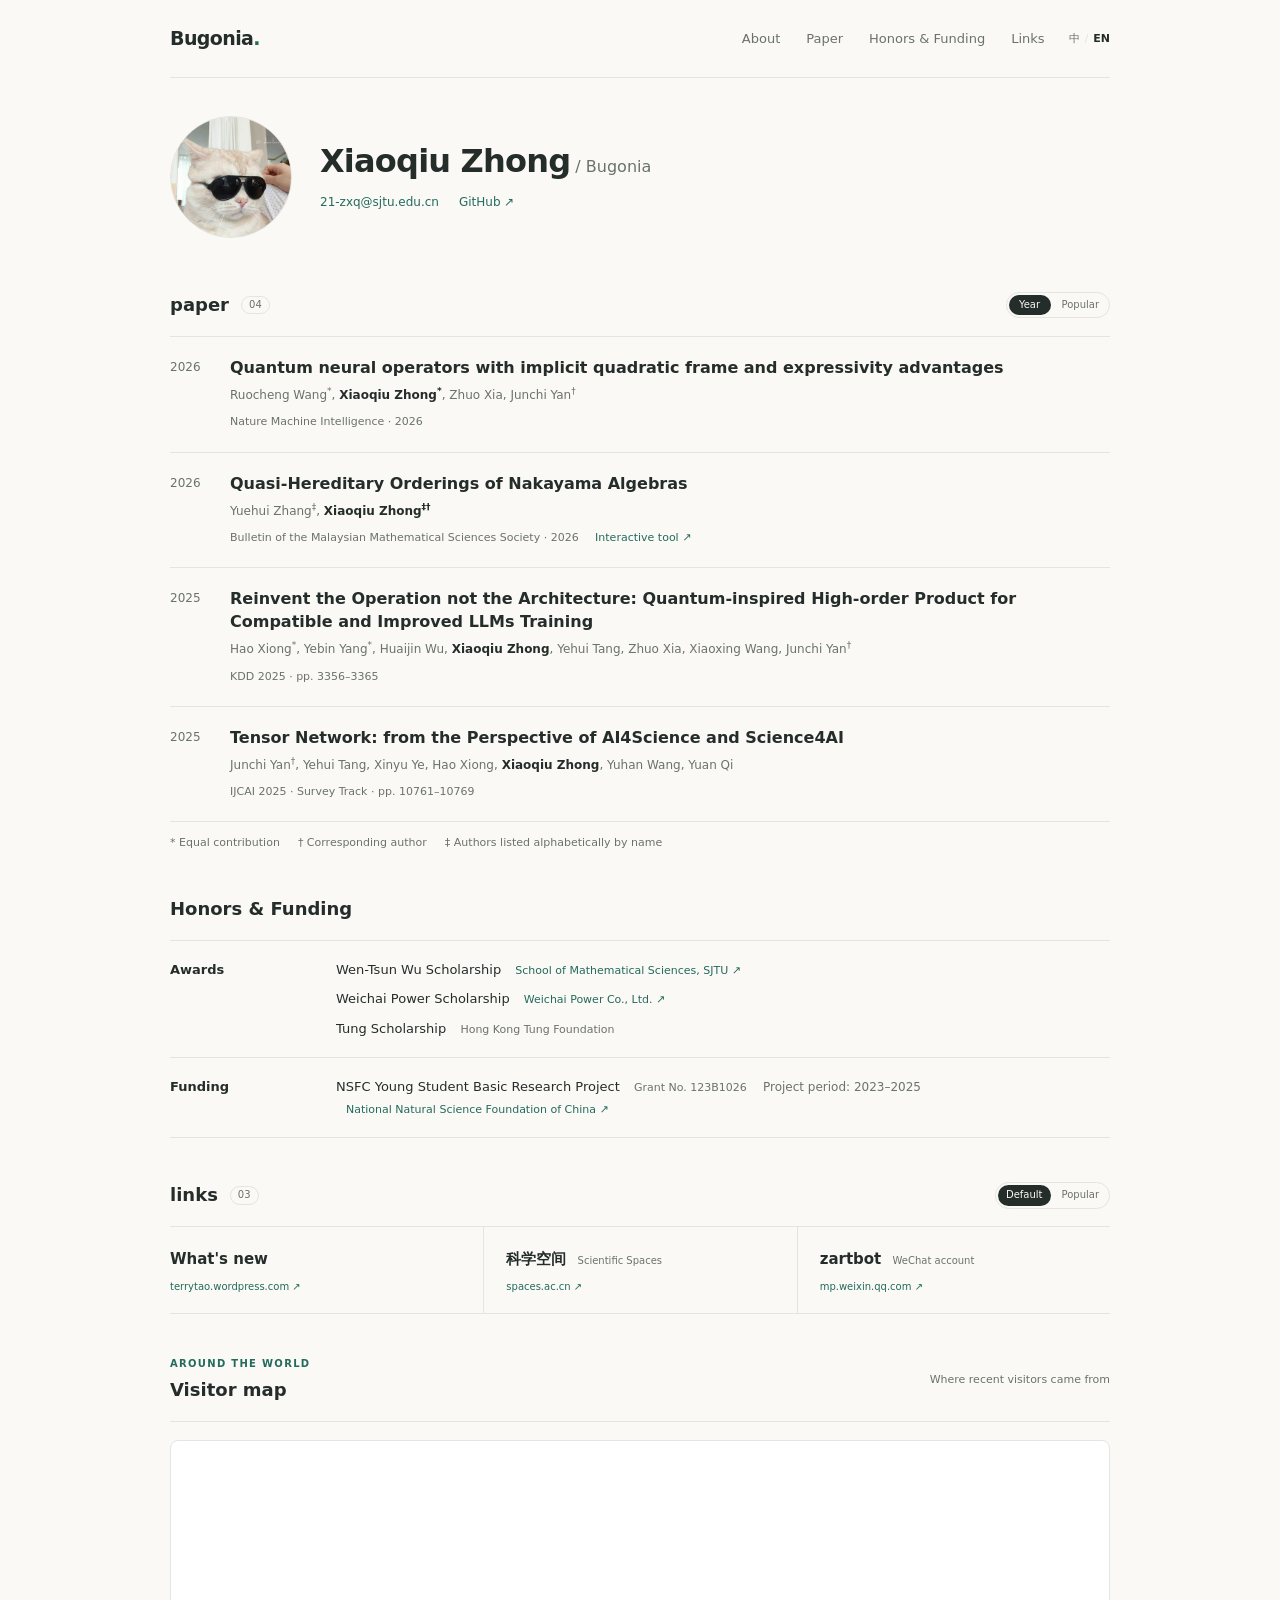
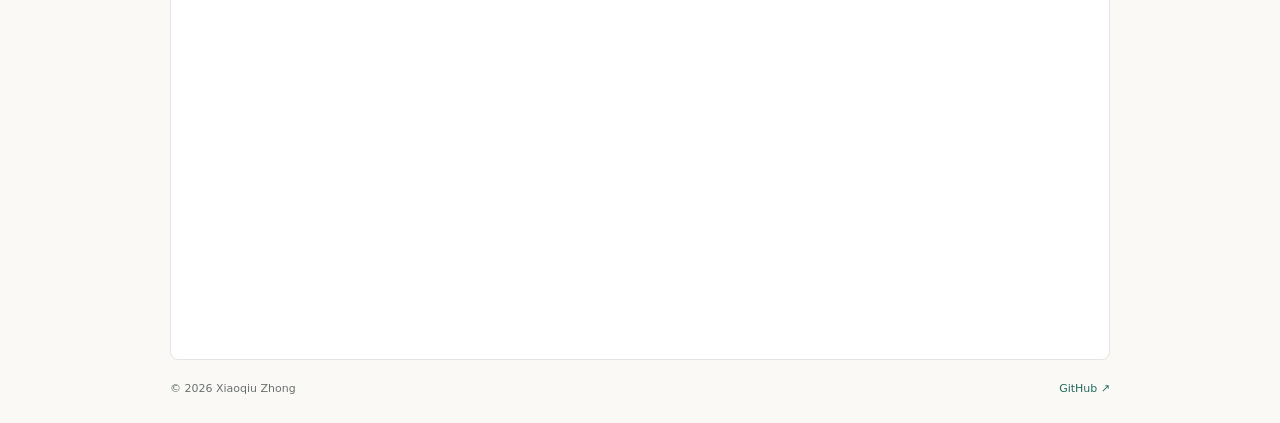
<file: index.html>
<!doctype html>
<html lang="zh-CN">
  <head>
    <meta charset="utf-8">
    <meta name="viewport" content="width=device-width, initial-scale=1">
    <title>Bugonia | Personal Homepage</title>
    <meta
      name="description"
      content="Bugonia 的个人主页，整理研究论文、项目和联系方式。"
    >
    <meta name="theme-color" content="#f5f1e8">
    <meta property="og:title" content="Bugonia | Personal Homepage">
    <meta
      property="og:description"
      content="Bugonia 的个人主页，整理研究论文、项目和联系方式。"
    >
    <meta property="og:type" content="website">
    <meta property="og:image" content="https://bugonia.github.io/mypage/assets/github-avatar.jpg">
    <link rel="icon" href="favicon.svg" type="image/svg+xml">
    <link rel="stylesheet" href="styles.css">
  </head>
  <body>
    <div class="page">
      <header class="site-header">
        <a class="brand" href="#about">Bugonia<span class="brand-dot">.</span></a>
        <div class="header-actions">
          <nav aria-label="主页导航" data-i18n-aria-label="navigation">
            <a href="#about" data-i18n="navAbout">简介</a>
            <a href="#publications" data-i18n="navPapers">论文</a>
            <a href="#recognition" data-i18n="navRecognition">奖励与资助</a>
            <a href="#links" data-i18n="navLinks">推荐</a>
          </nav>
          <div class="language-switch" role="group" aria-label="语言选择" data-i18n-aria-label="languageSelector">
            <button type="button" data-language="zh" aria-pressed="true">中</button>
            <span aria-hidden="true">/</span>
            <button type="button" data-language="en" aria-pressed="false">EN</button>
          </div>
        </div>
      </header>
      <main>
        <section class="profile" id="about" aria-labelledby="intro-title">
          <img class="avatar" src="assets/github-avatar.jpg" alt="Bugonia 的 GitHub 头像" data-i18n-alt="avatarAlt" width="400" height="400">
          <div class="profile-copy">
            <h1 id="intro-title"><span class="person-name" data-i18n="displayName">仲笑秋</span><span> / Bugonia</span></h1>
            <div class="profile-links">
              <a href="mailto:21-zxq@sjtu.edu.cn">21-zxq@sjtu.edu.cn</a>
              <a href="https://github.com/Bugonia">GitHub ↗</a>
            </div>
          </div>
        </section>
      <section class="section publications-section" id="publications" aria-labelledby="publications-title">
        <div class="section-heading">
          <p class="eyebrow">Research</p>
          <h2 id="publications-title">paper <span class="count">04</span></h2>
          <div class="sort-controls" role="group" aria-label="论文排序" data-i18n-aria-label="paperSortLabel">
            <button type="button" data-sort-target="publications" data-sort-mode="default" aria-pressed="true" data-i18n="sortByYear">年份</button>
            <button type="button" data-sort-target="publications" data-sort-mode="popular" aria-pressed="false" data-i18n="sortPopular">热门</button>
          </div>
        </div>

        <div class="publication-list">
          <article class="publication" data-popularity-key="paper-quantum-neural-operators">
            <div class="publication-meta"><time datetime="2026-09-03">2026</time></div>
            <h3 lang="en"><a href="https://www.nature.com/articles/s42256-026-01289-7" data-goatcounter-click="paper-quantum-neural-operators" data-goatcounter-title="Quantum neural operators">Quantum neural operators with implicit quadratic frame and expressivity advantages</a></h3>
            <p class="publication-authors" lang="en">Ruocheng Wang<sup>*</sup>, <strong>Xiaoqiu Zhong<sup>*</sup></strong>, Zhuo Xia, Junchi Yan<sup>†</sup></p>
            <p class="publication-note">Nature Machine Intelligence · 2026</p>
          </article>

          <article class="publication" data-popularity-key="paper-quasi-hereditary-orderings">
            <div class="publication-meta"><time datetime="2026">2026</time></div>
            <h3 lang="en"><a href="https://doi.org/10.1007/s40840-026-02198-z" data-goatcounter-click="paper-quasi-hereditary-orderings" data-goatcounter-title="Quasi-Hereditary Orderings">Quasi-Hereditary Orderings of Nakayama Algebras</a></h3>
            <p class="publication-authors" lang="en">Yuehui Zhang<sup>‡</sup>, <strong>Xiaoqiu Zhong<sup>‡†</sup></strong></p>
            <p class="publication-note">Bulletin of the Malaysian Mathematical Sciences Society · 2026</p>
            <a class="publication-resource" href="https://bugonia.github.io/mypage/nakayama/" data-i18n="interactiveTool" data-goatcounter-click="tool-nakayama" data-goatcounter-title="Nakayama interactive tool">小程序 ↗</a>
          </article>

          <article class="publication" data-popularity-key="paper-quantum-inspired-high-order-product">
            <div class="publication-meta"><time datetime="2025">2025</time></div>
            <h3 lang="en"><a href="https://dl.acm.org/doi/10.1145/3711896.3737008" data-goatcounter-click="paper-quantum-inspired-high-order-product" data-goatcounter-title="Quantum-inspired High-order Product">Reinvent the Operation not the Architecture: Quantum-inspired High-order Product for Compatible and Improved LLMs Training</a></h3>
            <p class="publication-authors" lang="en">Hao Xiong<sup>*</sup>, Yebin Yang<sup>*</sup>, Huaijin Wu, <strong>Xiaoqiu Zhong</strong>, Yehui Tang, Zhuo Xia, Xiaoxing Wang, Junchi Yan<sup>†</sup></p>
            <p class="publication-note">KDD 2025 · pp. 3356–3365</p>
          </article>

          <article class="publication" data-popularity-key="paper-tensor-network-survey">
            <div class="publication-meta"><time datetime="2025">2025</time></div>
            <h3 lang="en"><a href="https://www.ijcai.org/proceedings/2025/1194" data-goatcounter-click="paper-tensor-network-survey" data-goatcounter-title="Tensor Network survey">Tensor Network: from the Perspective of AI4Science and Science4AI</a></h3>
            <p class="publication-authors" lang="en">Junchi Yan<sup>†</sup>, Yehui Tang, Xinyu Ye, Hao Xiong, <strong>Xiaoqiu Zhong</strong>, Yuhan Wang, Yuan Qi</p>
            <p class="publication-note">IJCAI 2025 · Survey Track · pp. 10761–10769</p>
          </article>

        </div>
        <p class="author-legend"><span data-i18n="equalContribution">* 共同第一作者</span><span data-i18n="correspondingAuthor">† 通讯作者</span><span data-i18n="alphabeticalOrder">‡ 作者按姓名字母顺序排列</span></p>
      </section>

        <section class="recognition-section" id="recognition" aria-labelledby="recognition-title">
          <div class="section-heading">
            <h2 id="recognition-title" data-i18n="recognitionTitle">奖励与资助</h2>
          </div>
          <div class="recognition-group" aria-labelledby="awards-title">
            <h3 id="awards-title" data-i18n="awardsTitle">奖励</h3>
            <ul class="recognition-items">
              <li><span data-i18n="wuScholarship">吴文俊奖学金</span> <a class="institution-link" href="https://math.sjtu.edu.cn/" data-i18n="sjtuMath">上海交通大学数学科学学院 ↗</a></li>
              <li><span data-i18n="weichaiScholarship">潍柴动力奖学金</span> <a class="institution-link" href="https://www.weichaipower.com/about/profile/" data-i18n="weichaiPower">潍柴动力股份有限公司 ↗</a></li>
              <li><span data-i18n="tungScholarship">董氏奖学金</span> <span class="institution-name" data-i18n="tungFoundation">香港董氏慈善基金会</span></li>
            </ul>
          </div>
          <div class="recognition-group" aria-labelledby="funding-title">
            <h3 id="funding-title" data-i18n="fundingTitle">资助</h3>
            <ul class="recognition-items">
              <li><span data-i18n="nsfcProject">国家自然科学基金青年学生基础研究项目</span> <span class="grant-number" data-i18n="grantNumber">批准号：123B1026</span> <span class="recognition-period" data-i18n="grantPeriod">执行期：2023–2025</span> <a class="institution-link" href="https://www.nsfc.gov.cn/" data-i18n="nsfc">国家自然科学基金委员会 ↗</a></li>
            </ul>
          </div>
        </section>

        <section class="links-section" id="links" aria-labelledby="links-title">
          <div class="section-heading">
            <h2 id="links-title">links <span class="count">03</span></h2>
            <div class="sort-controls" role="group" aria-label="推荐链接排序" data-i18n-aria-label="linksSortLabel">
              <button type="button" data-sort-target="links" data-sort-mode="default" aria-pressed="true" data-i18n="sortDefault">默认</button>
              <button type="button" data-sort-target="links" data-sort-mode="popular" aria-pressed="false" data-i18n="sortPopular">热门</button>
            </div>
          </div>
          <div class="recommended-links">
            <a class="recommended-link" href="https://terrytao.wordpress.com/" data-popularity-key="link-terence-tao" data-goatcounter-click="link-terence-tao" data-goatcounter-title="Terence Tao: What's new">
              <span class="link-name">What's new</span>
              <span class="link-domain">terrytao.wordpress.com ↗</span>
            </a>
            <a class="recommended-link" href="https://spaces.ac.cn/" data-popularity-key="link-scientific-spaces" data-goatcounter-click="link-scientific-spaces" data-goatcounter-title="Scientific Spaces">
              <span class="link-name">科学空间 <small>Scientific Spaces</small></span>
              <span class="link-domain">spaces.ac.cn ↗</span>
            </a>
            <a class="recommended-link" href="https://mp.weixin.qq.com/s/r4-6MXLPCIsWJ4OaBObxyA" data-popularity-key="link-zartbot" data-goatcounter-click="link-zartbot" data-goatcounter-title="zartbot">
              <span class="link-name">zartbot <small data-i18n="wechatLabel">微信公众号</small></span>
              <span class="link-domain">mp.weixin.qq.com ↗</span>
            </a>
          </div>
        </section>

        <section class="visitors-section" id="visitors" aria-labelledby="visitors-title">
          <div class="section-heading visitors-heading">
            <div>
              <p class="eyebrow">Around the world</p>
              <h2 id="visitors-title" data-i18n="visitorsTitle">访客地图</h2>
            </div>
            <p class="visitors-description" data-i18n="visitorsDescription">最近访问主页的地区分布</p>
          </div>
          <div class="visitor-map-frame">
            <iframe
              src="https://bugonia.goatcounter.com/?hideui=1"
              title="主页访客地区分布"
              data-i18n-title="visitorMapTitle"
              loading="lazy"
              referrerpolicy="strict-origin-when-cross-origin"
            ></iframe>
          </div>
        </section>
      </main>
      <footer class="site-footer">
        <span>© <span data-year></span> <span data-i18n="displayName">仲笑秋</span></span>
        <a href="https://github.com/Bugonia">GitHub ↗</a>
      </footer>
    </div>
    <script data-goatcounter="https://bugonia.goatcounter.com/count" async src="https://gc.zgo.at/count.js"></script>
    <script src="script.js"></script>
  </body>
</html>
</file>
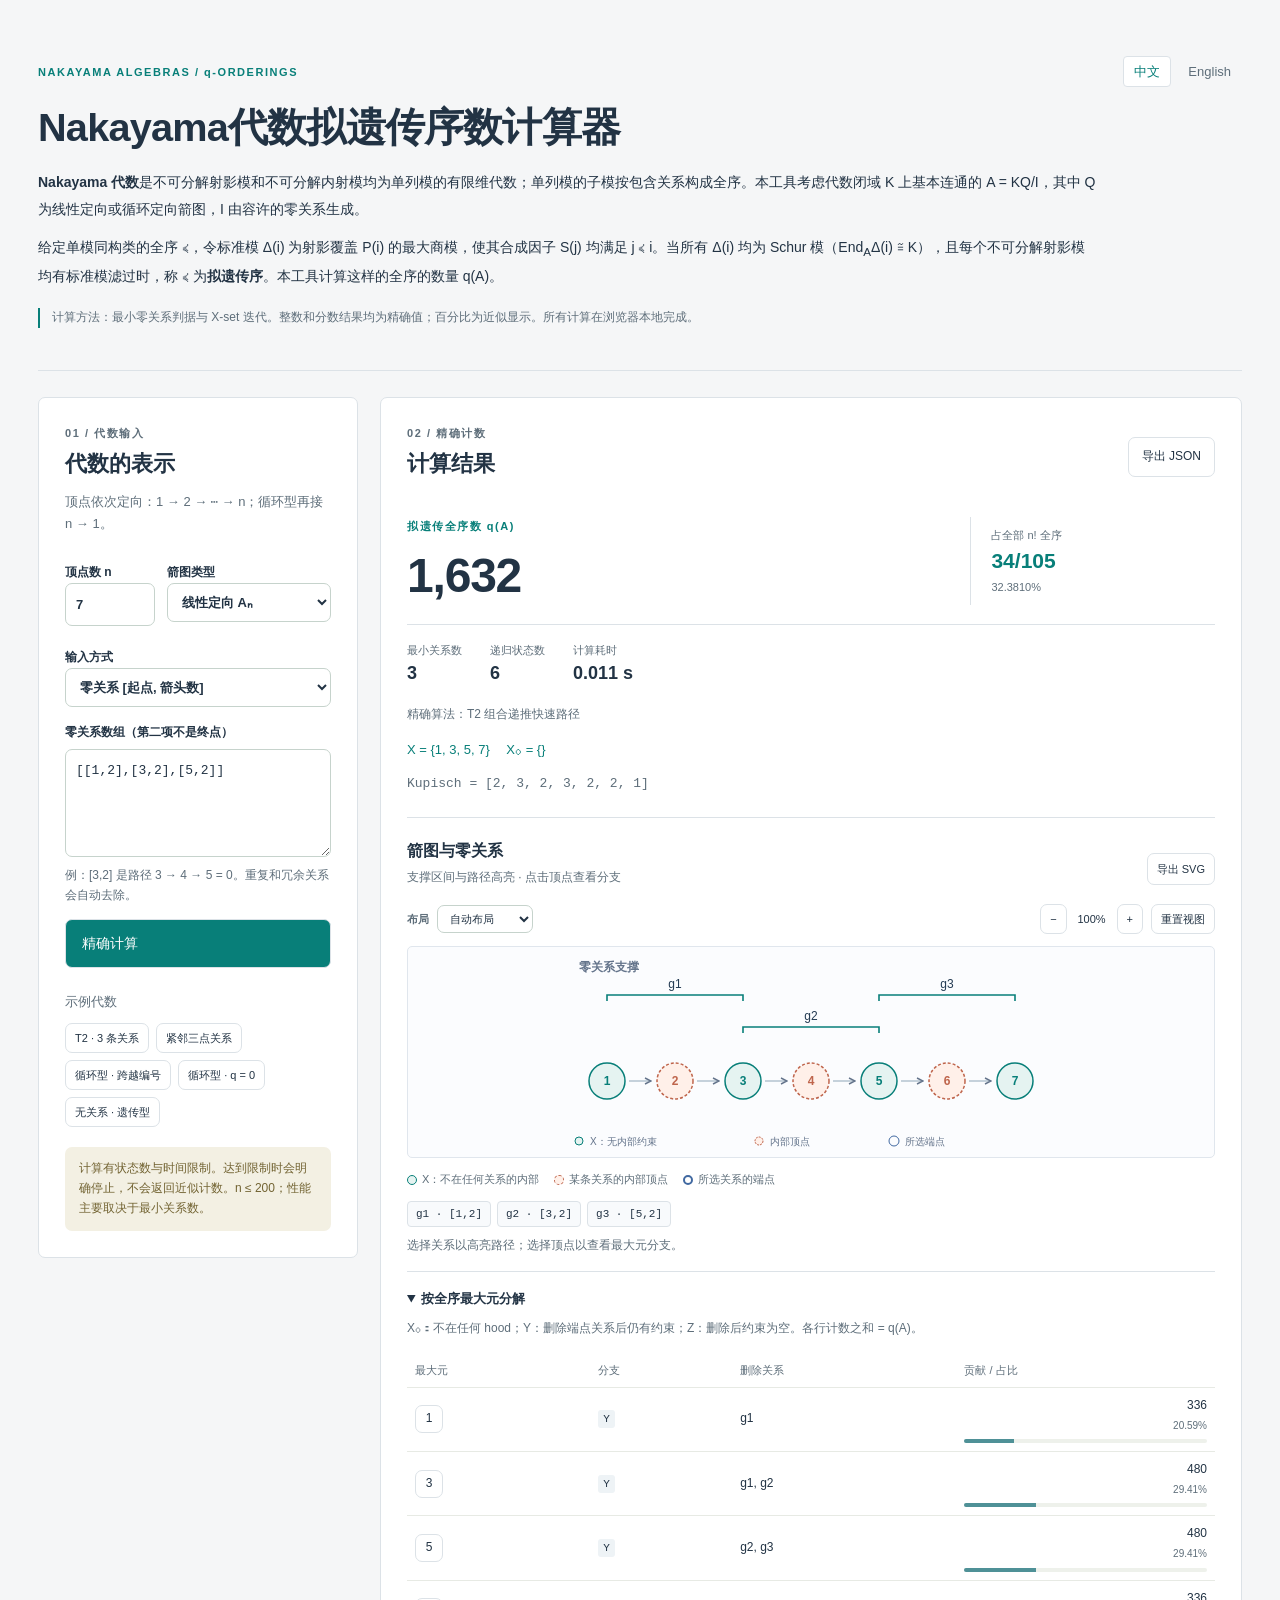
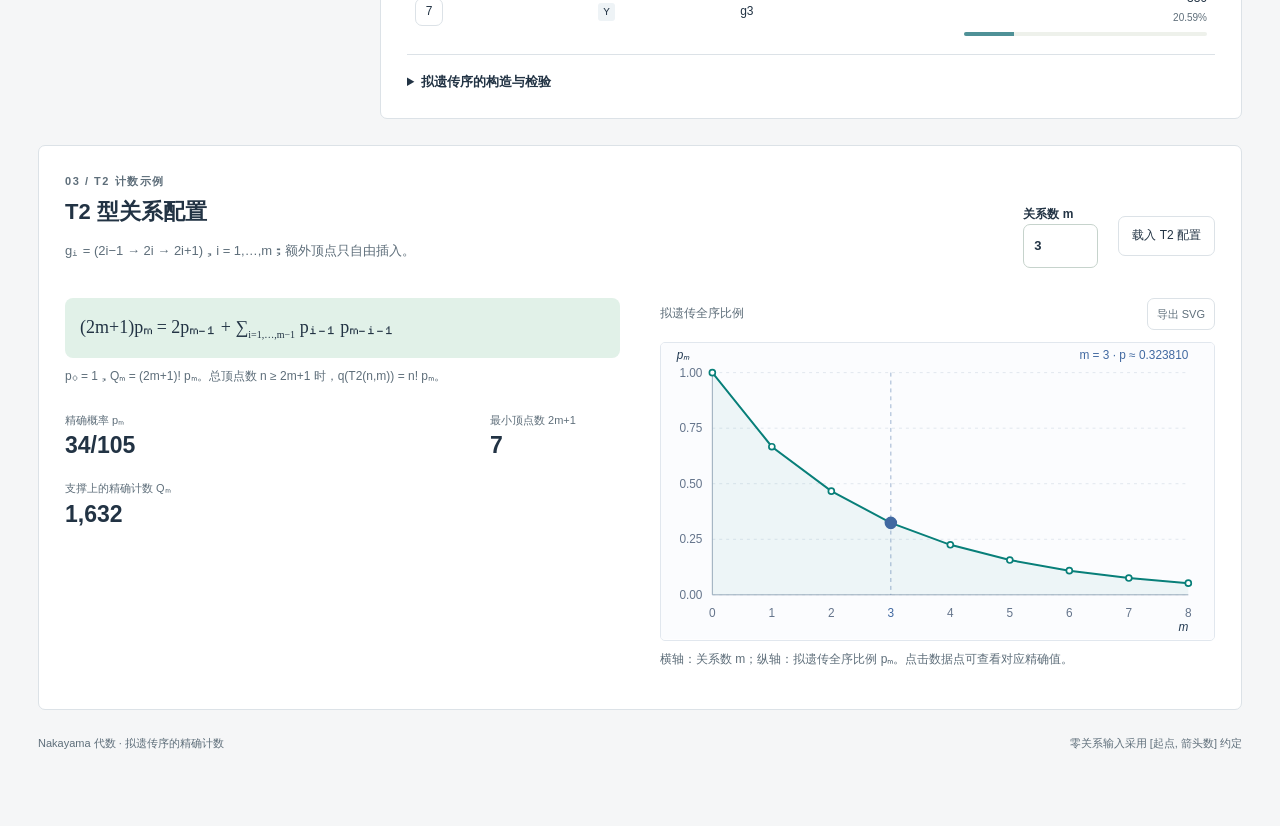
<file: nakayama/index.html>
<!doctype html>
<html lang="zh-CN"><head><meta charset="utf-8"><meta name="viewport" content="width=device-width,initial-scale=1"><title>Nakayama代数拟遗传序数计算器</title><link rel="icon" href="data:image/svg+xml,%3Csvg xmlns=%27http://www.w3.org/2000/svg%27 viewBox=%270 0 64 64%27%3E%3Ccircle cx=%2732%27 cy=%2732%27 r=%2728%27 fill=%27%23087f79%27/%3E%3Ctext x=%2732%27 y=%2742%27 text-anchor=%27middle%27 font-size=%2729%27 fill=%27white%27%3EN%3C/text%3E%3C/svg%3E"><link rel="stylesheet" href="style.css?v=20260927-visual"></head>
<body><main class="shell">
<header>
<div class="header-top"><div class="eyebrow">NAKAYAMA ALGEBRAS / q-ORDERINGS</div><nav class="language-nav" aria-label="语言"><a href="index.html" lang="zh-CN" aria-current="page">中文</a><a href="en.html" lang="en">English</a></nav></div>
<h1>Nakayama代数拟遗传序数计算器</h1>
<div class="definitions"><p><strong>Nakayama 代数</strong>是不可分解射影模和不可分解内射模均为单列模的有限维代数；单列模的子模按包含关系构成全序。本工具考虑代数闭域 K 上基本连通的 A = KQ/I，其中 Q 为线性定向或循环定向箭图，I 由容许的零关系生成。</p>
<p>给定单模同构类的全序 ≼，令标准模 Δ(i) 为射影覆盖 P(i) 的最大商模，使其合成因子 S(j) 均满足 j ≼ i。当所有 Δ(i) 均为 Schur 模（End<sub>A</sub>Δ(i) ≅ K），且每个不可分解射影模均有标准模滤过时，称 ≼ 为<strong>拟遗传序</strong>。本工具计算这样的全序的数量 q(A)。</p></div>
<p class="scope-note">计算方法：最小零关系判据与 X-set 迭代。整数和分数结果均为精确值；百分比为近似显示。所有计算在浏览器本地完成。</p>
</header>
<section class="workspace"><div class="panel input-panel"><div class="section-no">01 / 代数输入</div><h2>代数的表示</h2><p class="muted">顶点依次定向：1 → 2 → ⋯ → n；循环型再接 n → 1。</p>
<div class="two-col"><label>顶点数 n<input id="nInput" type="number" min="1" max="200" value="7"></label><label>箭图类型<select id="kindInput"><option value="directed">线性定向 Aₙ</option><option value="cyclic">循环定向 cyclic</option></select></label></div>
<label>输入方式<select id="modeInput"><option value="relations">零关系 [起点, 箭头数]</option><option value="kupisch">Kupisch 列 [c₁, …, cₙ]</option></select></label>
<label id="inputLabel" for="algebraInput">零关系数组（第二项不是终点）</label><textarea id="algebraInput" rows="4" spellcheck="false">[[1,2],[3,2],[5,2]]</textarea>
<p class="hint" id="inputHint">例：[3,2] 是路径 3 → 4 → 5 = 0。重复和冗余关系会自动去除。</p>
<button class="primary" id="runButton">精确计算</button><button id="cancelButton" hidden>取消计算</button>
<div class="presets"><span class="muted">示例代数</span><button data-preset="t2">T2 · 3 条关系</button><button data-preset="dense">紧邻三点关系</button><button data-preset="cyclic">循环型 · 跨越编号</button><button data-preset="zero">循环型 · q = 0</button><button data-preset="hereditary">无关系 · 遗传型</button></div>
<div class="note">计算有状态数与时间限制。达到限制时会明确停止，不会返回近似计数。n ≤ 200；性能主要取决于最小关系数。</div></div>
<div class="panel result-panel" aria-live="polite"><div class="result-head"><div><div class="section-no">02 / 精确计数</div><h2>计算结果</h2></div><button id="exportButton" disabled>导出 JSON</button></div>
<div id="error" class="error" hidden></div><div id="busy" class="note" hidden>正在后台进行关系子集递归…</div>
<div id="resultContent" hidden><div class="hero-result"><div><div class="eyebrow">拟遗传全序数 q(A)</div><div id="qValue" class="big-number"></div></div><div class="ratio-box"><span>占全部 n! 全序</span><strong id="ratioValue"></strong><small id="percentValue"></small></div></div>
<div class="microstats"><div><small>最小关系数</small><b id="mValue"></b></div><div><small>递归状态数</small><b id="statesValue"></b></div><div><small>计算耗时</small><b id="timeValue"></b></div></div><p class="hint" id="algorithmValue"></p>
<div id="warnings"></div><p class="sets" id="sets"></p><p class="muted mono" id="kupischValue"></p>
<section class="visual-section" aria-label="箭图与关系">
<div class="visual-heading"><div><h3>箭图与零关系</h3><p class="hint">支撑区间与路径高亮 · 点击顶点查看分支</p></div><button id="exportGraph">导出 SVG</button></div>
<div class="graph-toolbar"><label for="graphView">布局</label><select id="graphView"><option value="auto">自动布局</option><option value="linear">线性展开</option><option value="ring">环形布局</option></select><div class="zoom-controls"><button id="zoomOut" aria-label="缩小">−</button><output id="zoomValue">100%</output><button id="zoomIn" aria-label="放大">+</button></div><button id="resetGraph">重置视图</button></div>
<div class="diagram-wrap" id="algebraDiagram" tabindex="0" aria-label="可滚动箭图"></div>
<div class="legend graph-legend"><span><i class="legend-x"></i>X：不在任何关系的内部</span><span><i class="legend-interior"></i>某条关系的内部顶点</span><span><i class="legend-end"></i>所选关系的端点</span></div>
<div id="relationChips" class="relation-chips"></div><p class="hint" id="relationDetail"></p><div id="relationPath" class="relation-path"></div><p id="vertexDetail" class="vertex-detail" hidden></p></section>
<details open><summary>按全序最大元分解</summary><p class="hint">X₀：不在任何 hood；Y：删除端点关系后仍有约束；Z：删除后约束为空。各行计数之和 = q(A)。</p><div class="table-scroll"><table><thead><tr><th>最大元</th><th>分支</th><th>删除关系</th><th>贡献 / 占比</th></tr></thead><tbody id="branchRows"></tbody></table></div></details>
<details><summary>拟遗传序的构造与检验</summary><p class="hint">从大到小排列顶点，以逗号分隔。判据：每条最小关系的 hood 最大元不能在内部。</p><textarea id="orderInput" rows="2"></textarea><button id="checkButton">检验这个全序</button><p id="orderResult"></p></details>
</div></div></section>
<section class="panel t2-panel"><div class="section-no">03 / T2 计数示例</div><div class="t2-head"><div><h2>T2 型关系配置</h2><p class="muted">gᵢ = (2i−1 → 2i → 2i+1)，i = 1,…,m；额外顶点只自由插入。</p></div><label>关系数 m<input id="t2M" type="number" min="1" max="30" value="3"></label><button id="loadT2">载入 T2 配置</button></div>
<div class="t2-grid"><div><div class="formula">(2m+1)pₘ = 2pₘ₋₁ + ∑<sub>i=1,…,m−1</sub> pᵢ₋₁ pₘ₋ᵢ₋₁</div><p class="hint">p₀ = 1，Qₘ = (2m+1)! pₘ。总顶点数 n ≥ 2m+1 时，q(T2(n,m)) = n! pₘ。</p><div class="t2-metrics"><div><small>精确概率 pₘ</small><strong id="t2P"></strong></div><div><small>最小顶点数 2m+1</small><strong id="t2N"></strong></div><div class="span2"><small>支撑上的精确计数 Qₘ</small><strong id="t2Q"></strong></div></div></div><div><div class="chart-heading"><span>拟遗传全序比例</span><button id="exportT2">导出 SVG</button></div><div id="t2Chart"></div><p class="hint">横轴：关系数 m；纵轴：拟遗传全序比例 pₘ。点击数据点可查看对应精确值。</p></div></div>
</section>

<footer><span>Nakayama 代数 · 拟遗传序的精确计数</span><span>零关系输入采用 [起点, 箭头数] 约定</span></footer>
</main><script src="core.js?v=20260927-visual"></script><script src="i18n.js?v=20260927-visual"></script><script src="visualization.js?v=20260927-visual"></script><script src="app.js?v=20260927-visual"></script></body></html>
</file>
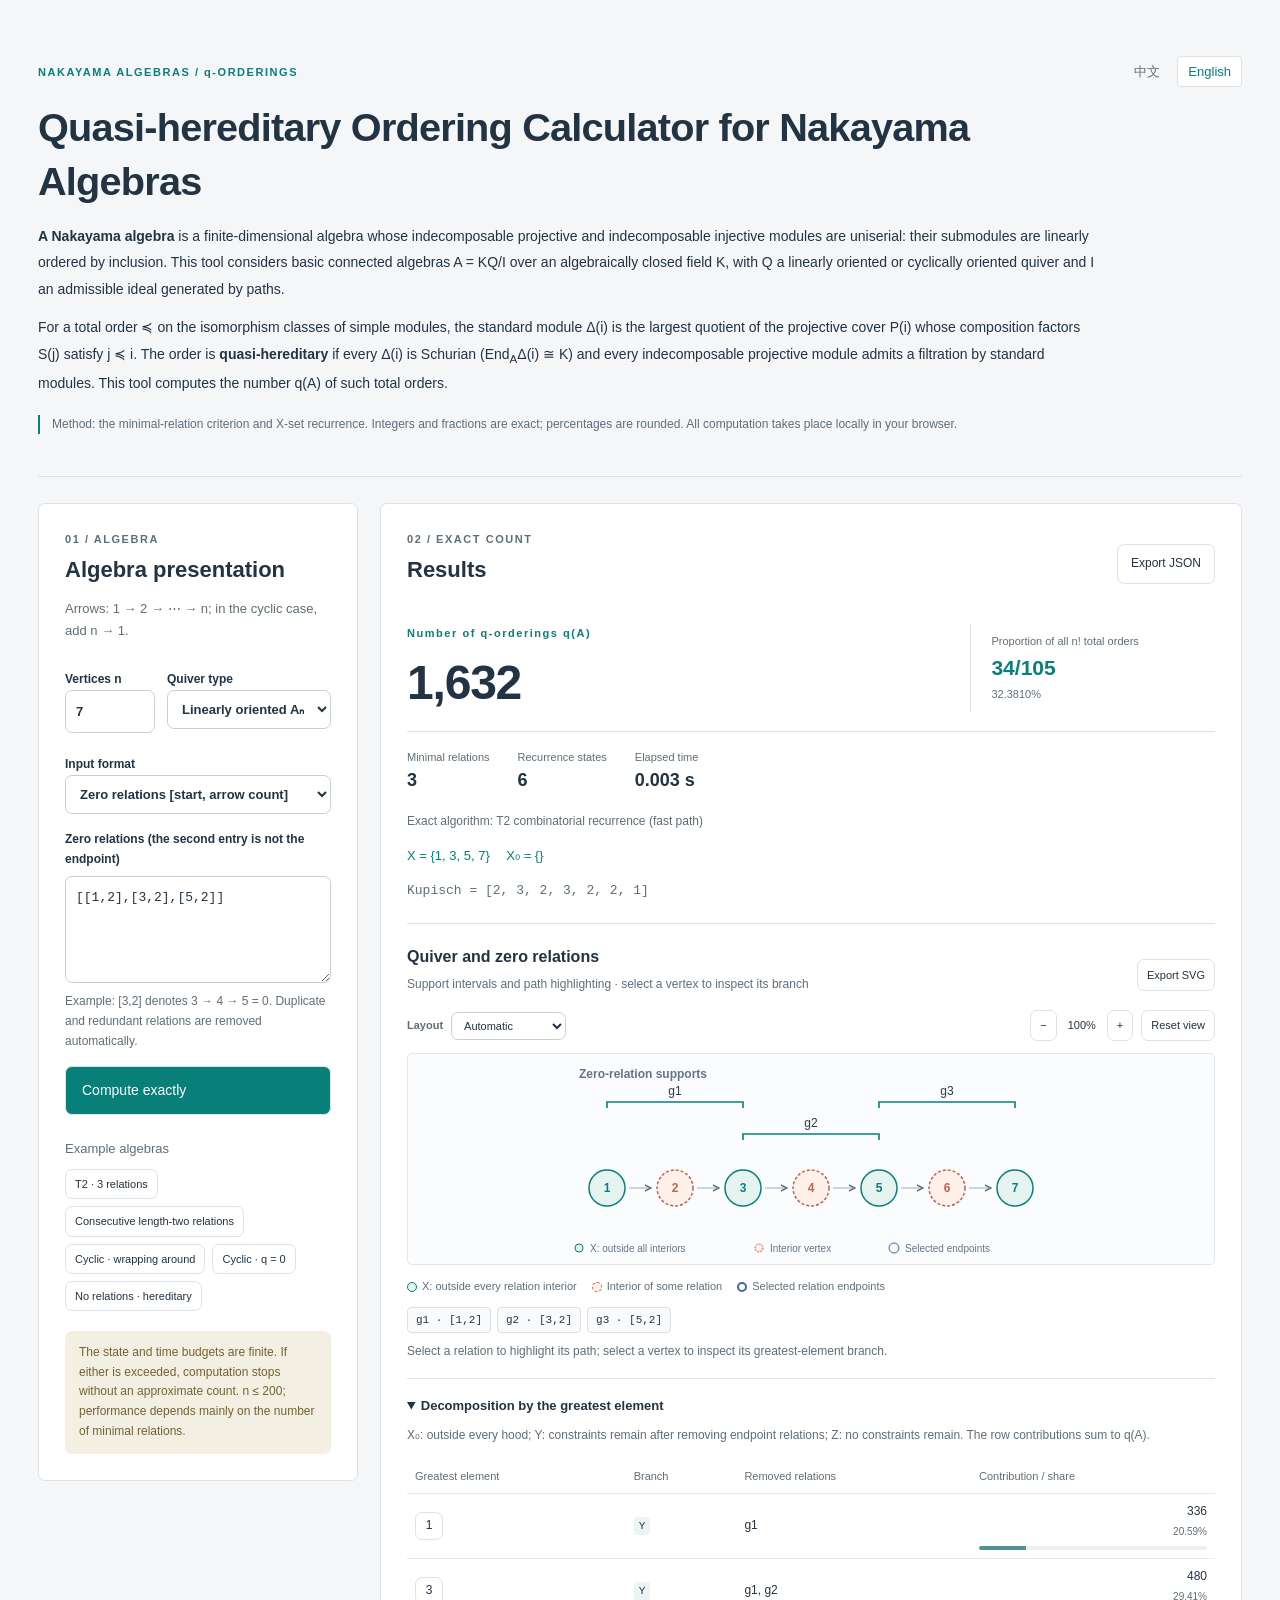
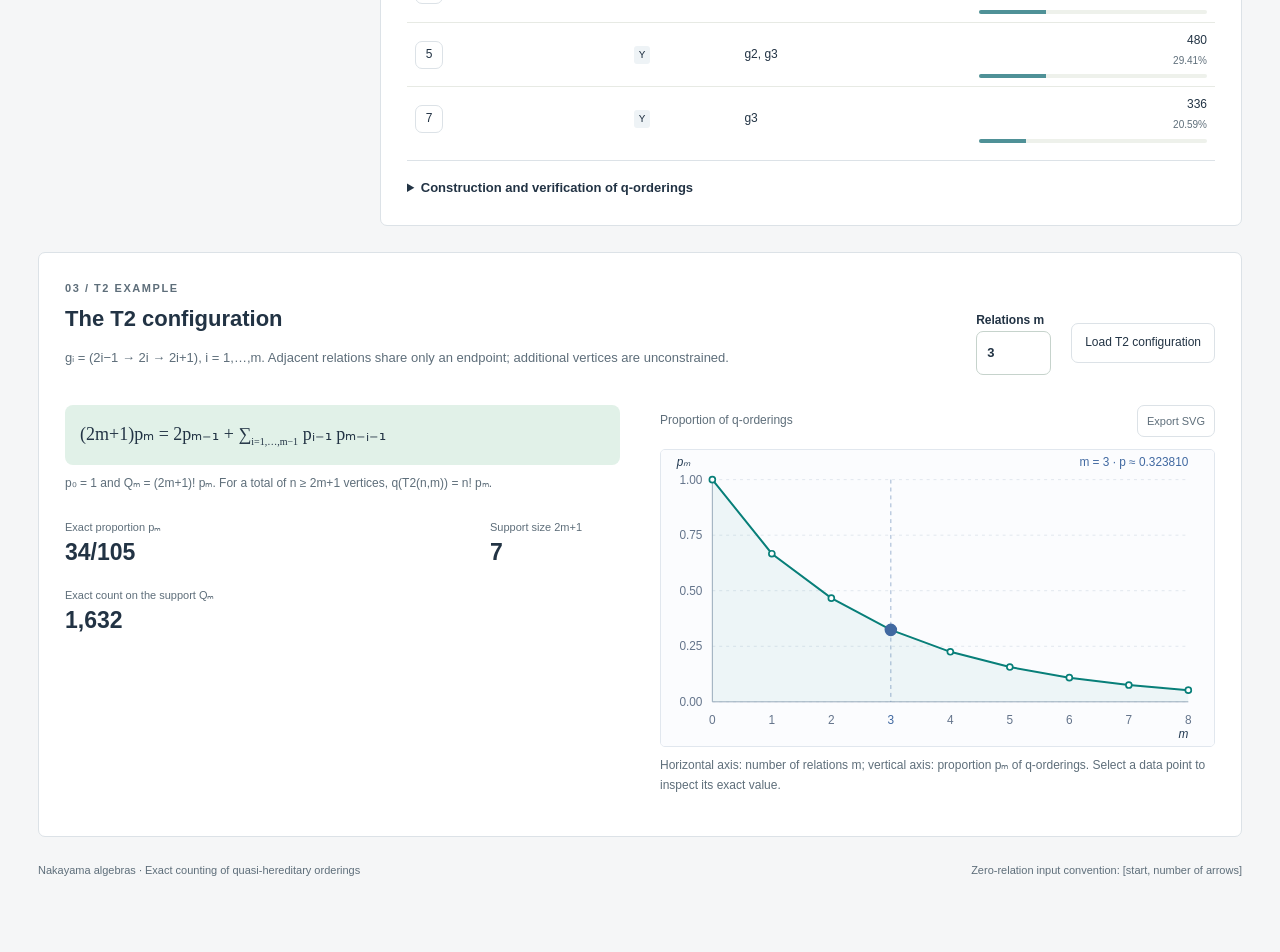
<file: nakayama/en.html>
<!doctype html>
<html lang="en"><head><meta charset="utf-8"><meta name="viewport" content="width=device-width,initial-scale=1"><title>Quasi-hereditary Ordering Calculator for Nakayama Algebras</title><link rel="icon" href="data:image/svg+xml,%3Csvg xmlns=%27http://www.w3.org/2000/svg%27 viewBox=%270 0 64 64%27%3E%3Ccircle cx=%2732%27 cy=%2732%27 r=%2728%27 fill=%27%23087f79%27/%3E%3Ctext x=%2732%27 y=%2742%27 text-anchor=%27middle%27 font-size=%2729%27 fill=%27white%27%3EN%3C/text%3E%3C/svg%3E"><link rel="stylesheet" href="style.css?v=20260927-visual"></head>
<body><main class="shell">
<header>
<div class="header-top"><div class="eyebrow">NAKAYAMA ALGEBRAS / q-ORDERINGS</div><nav class="language-nav" aria-label="Language"><a href="index.html" lang="zh-CN">中文</a><a href="en.html" lang="en" aria-current="page">English</a></nav></div>
<h1>Quasi-hereditary Ordering Calculator for Nakayama Algebras</h1>
<div class="definitions"><p><strong>A Nakayama algebra</strong> is a finite-dimensional algebra whose indecomposable projective and indecomposable injective modules are uniserial: their submodules are linearly ordered by inclusion. This tool considers basic connected algebras A = KQ/I over an algebraically closed field K, with Q a linearly oriented or cyclically oriented quiver and I an admissible ideal generated by paths.</p>
<p>For a total order ≼ on the isomorphism classes of simple modules, the standard module Δ(i) is the largest quotient of the projective cover P(i) whose composition factors S(j) satisfy j ≼ i. The order is <strong>quasi-hereditary</strong> if every Δ(i) is Schurian (End<sub>A</sub>Δ(i) ≅ K) and every indecomposable projective module admits a filtration by standard modules. This tool computes the number q(A) of such total orders.</p></div>
<p class="scope-note">Method: the minimal-relation criterion and X-set recurrence. Integers and fractions are exact; percentages are rounded. All computation takes place locally in your browser.</p>
</header>
<section class="workspace"><div class="panel input-panel"><div class="section-no">01 / ALGEBRA</div><h2>Algebra presentation</h2><p class="muted">Arrows: 1 → 2 → ⋯ → n; in the cyclic case, add n → 1.</p>
<div class="two-col"><label>Vertices n<input id="nInput" type="number" min="1" max="200" value="7"></label><label>Quiver type<select id="kindInput"><option value="directed">Linearly oriented Aₙ</option><option value="cyclic">Cyclically oriented</option></select></label></div>
<label>Input format<select id="modeInput"><option value="relations">Zero relations [start, arrow count]</option><option value="kupisch">Kupisch series [c₁, …, cₙ]</option></select></label>
<label id="inputLabel" for="algebraInput">Zero relations (the second entry is not the endpoint)</label><textarea id="algebraInput" rows="4" spellcheck="false">[[1,2],[3,2],[5,2]]</textarea>
<p class="hint" id="inputHint">Example: [3,2] denotes 3 → 4 → 5 = 0. Duplicate and redundant relations are removed automatically.</p>
<button class="primary" id="runButton">Compute exactly</button><button id="cancelButton" hidden>Cancel calculation</button>
<div class="presets"><span class="muted">Example algebras</span><button data-preset="t2">T2 · 3 relations</button><button data-preset="dense">Consecutive length-two relations</button><button data-preset="cyclic">Cyclic · wrapping around</button><button data-preset="zero">Cyclic · q = 0</button><button data-preset="hereditary">No relations · hereditary</button></div>
<div class="note">The state and time budgets are finite. If either is exceeded, computation stops without an approximate count. n ≤ 200; performance depends mainly on the number of minimal relations.</div></div>
<div class="panel result-panel" aria-live="polite"><div class="result-head"><div><div class="section-no">02 / EXACT COUNT</div><h2>Results</h2></div><button id="exportButton" disabled>Export JSON</button></div>
<div id="error" class="error" hidden></div><div id="busy" class="note" hidden>Computing the relation-subset recurrence in a background worker…</div>
<div id="resultContent" hidden><div class="hero-result"><div><div class="eyebrow">Number of q-orderings q(A)</div><div id="qValue" class="big-number"></div></div><div class="ratio-box"><span>Proportion of all n! total orders</span><strong id="ratioValue"></strong><small id="percentValue"></small></div></div>
<div class="microstats"><div><small>Minimal relations</small><b id="mValue"></b></div><div><small>Recurrence states</small><b id="statesValue"></b></div><div><small>Elapsed time</small><b id="timeValue"></b></div></div><p class="hint" id="algorithmValue"></p>
<div id="warnings"></div><p class="sets" id="sets"></p><p class="muted mono" id="kupischValue"></p>
<section class="visual-section" aria-label="Quiver and relations">
<div class="visual-heading"><div><h3>Quiver and zero relations</h3><p class="hint">Support intervals and path highlighting · select a vertex to inspect its branch</p></div><button id="exportGraph">Export SVG</button></div>
<div class="graph-toolbar"><label for="graphView">Layout</label><select id="graphView"><option value="auto">Automatic</option><option value="linear">Linear view</option><option value="ring">Circular view</option></select><div class="zoom-controls"><button id="zoomOut" aria-label="Zoom out">−</button><output id="zoomValue">100%</output><button id="zoomIn" aria-label="Zoom in">+</button></div><button id="resetGraph">Reset view</button></div>
<div class="diagram-wrap" id="algebraDiagram" tabindex="0" aria-label="Scrollable quiver"></div>
<div class="legend graph-legend"><span><i class="legend-x"></i>X: outside every relation interior</span><span><i class="legend-interior"></i>Interior of some relation</span><span><i class="legend-end"></i>Selected relation endpoints</span></div>
<div id="relationChips" class="relation-chips"></div><p class="hint" id="relationDetail"></p><div id="relationPath" class="relation-path"></div><p id="vertexDetail" class="vertex-detail" hidden></p></section>
<details open><summary>Decomposition by the greatest element</summary><p class="hint">X₀: outside every hood; Y: constraints remain after removing endpoint relations; Z: no constraints remain. The row contributions sum to q(A).</p><div class="table-scroll"><table><thead><tr><th>Greatest element</th><th>Branch</th><th>Removed relations</th><th>Contribution / share</th></tr></thead><tbody id="branchRows"></tbody></table></div></details>
<details><summary>Construction and verification of q-orderings</summary><p class="hint">List the vertices from greatest to least, separated by commas. Criterion: the greatest vertex in the hood of each minimal relation must not occur in its interior.</p><textarea id="orderInput" rows="2"></textarea><button id="checkButton">Verify the total order</button><p id="orderResult"></p></details>
</div></div></section>
<section class="panel t2-panel"><div class="section-no">03 / T2 EXAMPLE</div><div class="t2-head"><div><h2>The T2 configuration</h2><p class="muted">gᵢ = (2i−1 → 2i → 2i+1), i = 1,…,m. Adjacent relations share only an endpoint; additional vertices are unconstrained.</p></div><label>Relations m<input id="t2M" type="number" min="1" max="30" value="3"></label><button id="loadT2">Load T2 configuration</button></div>
<div class="t2-grid"><div><div class="formula">(2m+1)pₘ = 2pₘ₋₁ + ∑<sub>i=1,…,m−1</sub> pᵢ₋₁ pₘ₋ᵢ₋₁</div><p class="hint">p₀ = 1 and Qₘ = (2m+1)! pₘ. For a total of n ≥ 2m+1 vertices, q(T2(n,m)) = n! pₘ.</p><div class="t2-metrics"><div><small>Exact proportion pₘ</small><strong id="t2P"></strong></div><div><small>Support size 2m+1</small><strong id="t2N"></strong></div><div class="span2"><small>Exact count on the support Qₘ</small><strong id="t2Q"></strong></div></div></div><div><div class="chart-heading"><span>Proportion of q-orderings</span><button id="exportT2">Export SVG</button></div><div id="t2Chart"></div><p class="hint">Horizontal axis: number of relations m; vertical axis: proportion pₘ of q-orderings. Select a data point to inspect its exact value.</p></div></div>
</section>

<footer><span>Nakayama algebras · Exact counting of quasi-hereditary orderings</span><span>Zero-relation input convention: [start, number of arrows]</span></footer>
</main><script src="core.js?v=20260927-visual"></script><script src="i18n.js?v=20260927-visual"></script><script src="visualization.js?v=20260927-visual"></script><script src="app.js?v=20260927-visual"></script></body></html>
</file>
<file: styles.css>
:root {
  color-scheme: light;
  --paper: #faf9f6;
  --ink: #252d2b;
  --muted: #6a726e;
  --line: #e3e5de;
  --teal: #246a5d;
  font-family: Inter, ui-sans-serif, system-ui, -apple-system, BlinkMacSystemFont, "Segoe UI", sans-serif;
}
* { box-sizing: border-box; }
html { scroll-behavior: smooth; }
body { margin: 0; background: var(--paper); color: var(--ink); font-size: 14px; line-height: 1.65; }
a { color: var(--teal); text-decoration: none; text-underline-offset: 4px; }
a:hover { text-decoration: underline; }
a:focus-visible { outline: 2px solid var(--teal); outline-offset: 5px; border-radius: 2px; }
.page { width: min(940px, calc(100% - 64px)); margin: 0 auto; }
.site-header { display: flex; justify-content: space-between; align-items: center; padding: 23px 0; border-bottom: 1px solid var(--line); }
.brand { color: var(--ink); font-size: 19px; font-weight: 750; letter-spacing: -0.6px; }
.brand-dot { color: var(--teal); }
.header-actions { display: flex; align-items: center; gap: 24px; }
nav { display: flex; gap: 26px; }
nav a { color: var(--muted); font-size: 13px; }
.language-switch { display: flex; align-items: center; gap: 5px; color: var(--line); font-size: 11px; white-space: nowrap; }
.language-switch button { padding: 2px 0; border: 0; background: transparent; color: var(--muted); cursor: pointer; font: inherit; }
.language-switch button[aria-pressed="true"] { color: var(--ink); font-weight: 700; }
.language-switch button:hover { color: var(--teal); }
.language-switch button:focus-visible { outline: 2px solid var(--teal); outline-offset: 4px; border-radius: 2px; }
section[id] { scroll-margin-top: 24px; }
.profile { display: flex; align-items: center; gap: 28px; padding: 38px 0 34px; }
.avatar { width: 122px; height: 122px; flex-shrink: 0; object-fit: cover; border-radius: 50%; border: 1px solid var(--line); }
.profile-copy { min-width: 0; }
.eyebrow { color: var(--teal); font-size: 10px; text-transform: uppercase; letter-spacing: 1.3px; font-weight: 700; margin: 0 0 6px; }
h1 { margin: 0 0 10px; font-size: clamp(25px, 3vw, 32px); line-height: 1.25; letter-spacing: -0.8px; }
h1 span { font-weight: 400; font-size: 16px; color: var(--muted); letter-spacing: 0; white-space: nowrap; }
h1 .person-name { color: var(--ink); font-size: inherit; font-weight: inherit; letter-spacing: inherit; }
.profile-links { display: flex; flex-wrap: wrap; gap: 20px; margin-top: 12px; font-size: 12px; }
.section-heading { display: flex; align-items: center; justify-content: space-between; gap: 18px; padding: 18px 0 16px; border-bottom: 1px solid var(--line); }
.section-heading .eyebrow { display: none; }
h2 { display: flex; align-items: center; gap: 12px; margin: 0; font-size: 18px; font-weight: 650; }
.count { color: var(--muted); border: 1px solid var(--line); border-radius: 12px; padding: 0 7px; font-size: 10px; font-weight: 500; }
.sort-controls { display: flex; align-items: center; gap: 3px; padding: 2px; border: 1px solid var(--line); border-radius: 15px; }
.sort-controls button { min-width: 42px; padding: 2px 8px; border: 0; border-radius: 11px; background: transparent; color: var(--muted); cursor: pointer; font: inherit; font-size: 10px; }
.sort-controls button[aria-pressed="true"] { background: var(--ink); color: var(--paper); }
.sort-controls button:focus-visible { outline: 2px solid var(--teal); outline-offset: 3px; }
.publication { position: relative; padding: 19px 0 19px 60px; border-bottom: 1px solid var(--line); }
.publication-meta { position: absolute; top: 21px; left: 0; width: 42px; display: flex; flex-direction: column-reverse; gap: 5px; line-height: 1.5; }
.publication-meta time { color: var(--muted); font-size: 12px; font-variant-numeric: tabular-nums; }
h3 { margin: 0; font-size: 16px; font-weight: 650; line-height: 1.45; }
h3 a { color: var(--ink); }
h3 a:hover { color: var(--teal); }
.publication-authors { font-size: 12px; color: var(--muted); margin: 7px 0 4px; line-height: 1.6; }
.publication-authors strong { color: var(--ink); font-weight: 650; }
.publication-note { display: inline; margin: 0; color: var(--muted); font-size: 11px; }
.publication-resource { display: inline-block; margin-left: 12px; font-size: 11px; white-space: nowrap; }
.site-footer { display: flex; justify-content: space-between; padding: 20px 0 25px; font-size: 11px; color: var(--muted); }
.recognition-section { margin-top: 24px; }
.links-section { margin-top: 24px; }
.visitors-section { margin-top: 24px; }
.recognition-group { display: grid; grid-template-columns: 150px minmax(0, 1fr); gap: 16px; align-items: baseline; padding: 18px 0; border-bottom: 1px solid var(--line); }
.recognition-group h3 { font-size: 13px; font-weight: 550; }
.recognition-group h3 span { display: block; margin-top: 2px; font-size: 10px; color: var(--muted); font-weight: 400; }
.recognition-items { list-style: none; margin: 0; padding: 0; font-size: 13px; }
.recognition-items li + li { margin-top: 8px; }
.recognition-period { display: inline-block; margin-left: 12px; color: var(--muted); font-size: 12px; font-variant-numeric: tabular-nums; }
@media (max-width: 600px) {
  .page { width: calc(100% - 36px); }
  .site-header { display: grid; grid-template-columns: auto 1fr; gap: 12px 16px; padding: 17px 0; }
  .header-actions { display: contents; }
  nav { grid-row: 2; grid-column: 1 / -1; gap: 16px; flex-wrap: nowrap; justify-content: flex-start; }
  nav a { font-size: 12px; }
  .language-switch { grid-row: 1; grid-column: 2; justify-self: end; align-self: center; }
  .recognition-group { grid-template-columns: 92px minmax(0, 1fr); }
  .profile { align-items: flex-start; gap: 17px; padding: 28px 0 20px; }
  .avatar { width: 68px; height: 68px; }
  .eyebrow { font-size: 8px; letter-spacing: 0.6px; }
  h1 { font-size: 24px; }
  h1 span { display: block; font-size: 13px; margin-top: 5px; }
  .profile-links { gap: 7px 16px; overflow-wrap: anywhere; }
  .publication { padding: 18px 0; }
  .publication-meta { position: static; width: auto; flex-direction: row; align-items: baseline; justify-content: space-between; margin-bottom: 7px; gap: 16px; }
  h3 { font-size: 15px; }
}
@media (prefers-reduced-motion: reduce) { html { scroll-behavior: auto; } }

sup { font-size: 0.75em; line-height: 0; }
.author-legend { display: flex; gap: 18px; margin: 12px 0 0; color: var(--muted); font-size: 11px; }


.institution-link { display: inline-block; margin-left: 10px; font-size: 11px; font-weight: 400; }
.institution-name,
.grant-number { display: inline-block; margin-left: 10px; color: var(--muted); font-size: 11px; font-weight: 400; }
.recommended-links { display: grid; grid-template-columns: repeat(3, minmax(0, 1fr)); border-bottom: 1px solid var(--line); }
.recommended-link { display: grid; grid-template-rows: auto auto; gap: 7px; padding: 20px 22px 18px 0; color: var(--ink); }
.recommended-link + .recommended-link { padding-right: 0; padding-left: 22px; border-left: 1px solid var(--line); }
.recommended-link:hover { text-decoration: none; }
.recommended-link:hover .link-name { color: var(--teal); text-decoration: underline; text-underline-offset: 4px; }
.link-name { font-size: 15px; font-weight: 650; }
.link-name small { margin-left: 6px; color: var(--muted); font-size: 10px; font-weight: 400; }
.link-domain { color: var(--teal); font-size: 10px; }
.visitors-heading > div { min-width: 0; }
.visitors-heading .eyebrow { display: block; margin-bottom: 2px; }
.visitors-description { margin: 0; color: var(--muted); font-size: 11px; text-align: right; }
.visitor-map-frame { height: 520px; margin-top: 18px; overflow: hidden; border: 1px solid var(--line); border-radius: 8px; background: #fff; }
.visitor-map-frame iframe { display: block; width: 100%; height: 100%; border: 0; }

@media (max-width: 600px) {
  .recommended-links { grid-template-columns: 1fr; }
  .recommended-link { min-height: 0; padding: 18px 0; }
  .recommended-link + .recommended-link { padding: 18px 0; border-top: 1px solid var(--line); border-left: 0; }
  .visitors-heading { align-items: flex-end; }
  .visitors-description { max-width: 50%; }
  .visitor-map-frame { height: 600px; margin-top: 14px; border-radius: 6px; }
}
</file>
<file: nakayama/style.css>
:root{--bg:#f3f2ed;--paper:#fffefa;--ink:#1d3536;--muted:#647779;--line:#d7ded8;--teal:#087f79;--mint:#e1f1e8;--coral:#d07157;--gold:#bc8f26}*{box-sizing:border-box}body{margin:0;background:var(--bg);color:var(--ink);font:15px/1.65 -apple-system,BlinkMacSystemFont,'Segoe UI','PingFang SC',sans-serif}.shell{max-width:1390px;margin:auto;padding:48px 38px}header{padding:8px 0 30px;border-bottom:1px solid var(--line)}.eyebrow,.section-no{font-size:11px;font-weight:750;letter-spacing:.14em;color:var(--teal)}h1{font-size:clamp(29px,4vw,48px);line-height:1.25;letter-spacing:-.035em;margin:14px 0}header p{max-width:760px;color:var(--muted)}.tags{display:flex;flex-wrap:wrap;gap:8px}.tags span{background:var(--mint);border-radius:30px;padding:3px 12px;font-size:12px}.workspace{display:grid;grid-template-columns:320px minmax(0,1fr);gap:22px;margin:26px 0}.panel{border:1px solid var(--line);border-radius:14px;background:var(--paper);padding:26px;box-shadow:0 5px 22px #17393605;min-width:0}.input-panel{align-self:start}.section-no{color:var(--muted);margin-bottom:8px}h2{font-size:22px;line-height:1.3;margin:0 0 12px;font-weight:650}.muted,.hint{color:var(--muted)}.muted{font-size:13px}.hint{font-size:12px;margin:9px 0 14px}label{display:block;font-size:12px;font-weight:650;margin:16px 0 6px}input,select,textarea,button{font:inherit;color:inherit}input,select,textarea{display:block;width:100%;background:#fff;border:1px solid #c6d3cc;border-radius:7px;padding:10px;font-size:13px;min-width:0}textarea{font-family:ui-monospace,SFMono-Regular,Menlo,monospace;resize:vertical}button{border:1px solid var(--line);border-radius:7px;background:transparent;padding:9px 13px;font-size:12px;cursor:pointer;transition:.15s}button:hover{border-color:var(--teal);background:var(--mint)}button:disabled{opacity:.5;cursor:not-allowed}input:focus,select:focus,textarea:focus,button:focus-visible{outline:2px solid var(--teal);outline-offset:2px}.two-col{display:grid;grid-template-columns:90px minmax(0,1fr);gap:12px}.primary{display:flex;justify-content:space-between;width:100%;background:var(--teal);color:white;padding:12px 16px;font-size:14px}.primary:hover{background:#066862;color:white}.presets{display:flex;flex-wrap:wrap;gap:7px;margin-top:23px}.presets>span{width:100%;margin-bottom:3px}.presets button{font-size:11px;padding:5px 9px}.note,.error{font-size:12px;padding:12px 14px;margin-top:20px;border-radius:7px;background:#f3f0e3;color:#726332}.error{background:#ffede6;color:#913c23;overflow-wrap:anywhere}.result-head,.t2-head{display:flex;justify-content:space-between;align-items:center;gap:20px}.hero-result{display:grid;grid-template-columns:minmax(0,1fr) minmax(100px,.45fr);gap:20px;padding:27px 0 19px;border-bottom:1px solid var(--line)}.big-number{font-size:clamp(26px,4vw,48px);font-weight:600;letter-spacing:-.025em;line-height:1.2;margin-top:12px;overflow-wrap:anywhere;font-variant-numeric:tabular-nums}.ratio-box{border-left:1px solid var(--line);padding-left:20px;display:flex;flex-direction:column;justify-content:center;min-width:0}.ratio-box span,.ratio-box small{font-size:11px;color:var(--muted)}.ratio-box strong{font-size:21px;color:var(--teal);overflow-wrap:anywhere}.microstats{display:flex;gap:30px;margin:16px 0}.microstats small{display:block;color:var(--muted);font-size:11px}.microstats b{font-size:18px}.sets{font-size:13px;color:var(--teal);overflow-wrap:anywhere}.mono{font-family:ui-monospace,monospace;overflow-wrap:anywhere}.diagram-wrap{background:#f2f5ef;border:1px solid #e3e7df;border-radius:9px;overflow:auto;max-height:400px}.diagram-wrap svg{display:block;max-width:none}.legend{font-size:10px;color:var(--muted);display:flex;gap:15px;flex-wrap:wrap;margin:9px 0}.legend i{display:inline-block;width:8px;height:8px;border-radius:50%;margin-right:5px}.teal{background:var(--teal)}.coral{background:var(--coral)}.relation-chips{display:flex;flex-wrap:wrap;gap:6px;margin-top:15px;max-height:150px;overflow:auto}.relation-chips button{font:11px ui-monospace,monospace;padding:6px 8px}.relation-chips button.selected{background:#fcf0c6;border-color:var(--gold)}details{border-top:1px solid var(--line);padding:16px 0 0;margin-top:16px}summary{cursor:pointer;font-size:13px;font-weight:600}.table-scroll{max-height:285px;overflow:auto}table{border-collapse:collapse;width:100%;font-size:12px}th{text-align:left;color:var(--muted);font-weight:500;font-size:11px}td,th{padding:8px;border-bottom:1px solid #e7eae4}td:last-child{text-align:right;font-variant-numeric:tabular-nums;overflow-wrap:anywhere;max-width:220px}.branch-track{width:100%;height:3px;background:#eef1eb;margin-top:4px}.branch-fill{height:3px;background:var(--teal)}#orderResult{font-size:12px;overflow-wrap:anywhere}.t2-head{flex-wrap:wrap}.t2-head>div{flex:1;min-width:240px}.t2-head label{width:75px;margin:0}.t2-grid{display:grid;grid-template-columns:1fr 1fr;gap:40px;margin-top:24px}.formula{background:var(--mint);padding:15px;border-radius:8px;font-family:Georgia,serif;font-size:18px;overflow-wrap:anywhere}.formula sub{font-size:10px}.t2-metrics{display:grid;grid-template-columns:minmax(0,1fr) 130px;gap:18px;margin-top:24px}.t2-metrics small{font-size:11px;color:var(--muted);display:block}.t2-metrics strong{font-size:23px;line-height:1.4;overflow-wrap:anywhere}.span2{grid-column:1/-1}#t2Chart svg{width:100%;display:block}footer{display:flex;justify-content:space-between;gap:20px;color:var(--muted);font-size:11px;padding:24px 0}[hidden]{display:none!important}@media(max-width:950px){.shell{padding:28px 20px}.workspace{grid-template-columns:270px minmax(0,1fr)}.panel{padding:20px}.hero-result{grid-template-columns:1fr}.ratio-box{border:0;padding:0}.t2-grid{gap:20px}}@media(max-width:720px){.shell{padding:24px 14px}.workspace,.t2-grid{grid-template-columns:1fr}.t2-head{gap:12px}.hero-result{grid-template-columns:minmax(0,1fr) 120px}.result-head{gap:10px}.result-head button{padding:6px;font-size:10px}.panel{padding:18px}.t2-metrics{grid-template-columns:minmax(0,1fr) 100px}footer{flex-direction:column;gap:6px}}@media(prefers-reduced-motion:reduce){*{transition:none!important}}

/* Academic presentation: restrained hierarchy, legible definitions, bilingual navigation. */
:root{--bg:#f5f6f7;--paper:#fff;--ink:#223344;--muted:#5e6e7a;--line:#dce2e7}
.header-top{display:flex;align-items:center;justify-content:space-between;gap:16px;flex-wrap:wrap}
.language-nav{display:flex;gap:6px;font-size:13px}.language-nav a{color:var(--muted);padding:4px 10px;text-decoration:none;border:1px solid transparent;border-radius:4px}.language-nav a[aria-current]{color:var(--teal);border-color:var(--line);background:var(--paper)}.language-nav a:hover{text-decoration:underline}
h1{font-size:clamp(26px,3.1vw,40px);letter-spacing:-.02em;font-weight:600;max-width:1050px;line-height:1.35}
header p{max-width:1060px}.definitions p{color:var(--ink);font-size:14px;line-height:1.9;margin:12px 0}.scope-note{font-size:12px;border-left:2px solid var(--teal);padding-left:12px;margin-top:18px}
.panel{border-radius:7px;box-shadow:none}.microstats{flex-wrap:wrap;gap:14px 28px}.formula{font-family:Georgia,'Times New Roman',serif}.language-nav a:focus-visible{outline:2px solid var(--teal);outline-offset:2px}
@media(max-width:720px){h1{font-size:27px}.definitions p{font-size:13px}.hero-result{grid-template-columns:minmax(0,1fr)}.ratio-box{border:0;padding:0}.t2-head>div{min-width:0;flex-basis:100%}.formula{font-size:16px}.header-top .eyebrow{font-size:10px}}
/* Relation-focused scientific graphics. */
.visual-section{margin-top:22px;padding-top:20px;border-top:1px solid var(--line)}
.visual-heading,.chart-heading{display:flex;justify-content:space-between;align-items:center;gap:12px}.visual-heading h3{margin:0;font-size:16px;font-weight:600}.visual-heading .hint{margin:4px 0 12px}.visual-heading>div{min-width:0}.visual-heading>button,.chart-heading>button{flex-shrink:0;font-size:11px;padding:6px 9px}
.graph-toolbar{display:flex;align-items:center;flex-wrap:wrap;gap:8px;margin:4px 0 12px}.graph-toolbar label{margin:0;font-size:11px;color:var(--muted)}.graph-toolbar select{width:auto;max-width:160px;font-size:11px;padding:6px 22px 6px 8px}.graph-toolbar button{font-size:11px;padding:5px 9px}.zoom-controls{display:flex;align-items:center;gap:4px;margin-left:auto}.zoom-controls output{min-width:42px;text-align:center;font-size:11px;font-variant-numeric:tabular-nums}
.diagram-wrap{background:#fbfcfe;border-color:#e0e6ed;border-radius:5px;max-height:480px;scrollbar-width:thin;scrollbar-color:#bccad3 #f3f6f8}.diagram-wrap svg{display:block;margin:0 auto}.diagram-wrap:focus-visible{outline:2px solid var(--teal)}
.graph-legend{font-size:11px;gap:7px 15px;line-height:1.7;margin-top:12px}.graph-legend i{width:10px;height:10px;background:transparent;vertical-align:middle}.legend-x{border:1.5px solid #087f79;background:#e5f3f1!important}.legend-interior{border:1.5px dashed #bf654c;background:#fff0e9!important}.legend-end{border:2px solid #4169a1}
.relation-chips{margin-top:12px}.relation-chips button{border-radius:4px;background:#f8fafc}.relation-chips button.selected{color:#315687;border-color:#4169a1;background:#edf3fb}.relation-chips button:focus-visible{outline:2px solid #4169a1}
.relation-path:empty{display:none}.relation-path{padding:12px;background:#f8fafc;border:1px solid #e4eaf0;border-radius:5px;margin:12px 0}.path-heading{font-size:11px;color:var(--muted);margin-bottom:10px}.path-sequence{display:flex;gap:7px;align-items:center;overflow:auto;padding-bottom:6px;scrollbar-width:thin}.path-node{display:flex;flex-direction:column;align-items:center;flex-shrink:0;min-width:40px}.path-node b{display:grid;place-items:center;border:1px dashed #bf654c;background:#fff3ec;border-radius:50%;width:29px;height:29px;font-size:12px;font-weight:600;color:#9a4c38}.path-node.endpoint b{border:2px solid #4169a1;background:#edf3fb;color:#315687}.path-node small{font-size:9px;margin-top:4px;color:var(--muted);white-space:nowrap}.path-arrow{color:#9aaaba;font-size:12px;flex-shrink:0;margin-bottom:17px}.path-ellipsis{padding:0 8px;font-size:18px}.relation-path .hint{margin-bottom:0}.vertex-detail{padding:10px 12px;border-left:3px solid #9b721c;background:#faf8f0;font-size:12px;overflow-wrap:anywhere}
.branch-share{display:block;color:var(--muted);font-size:10px;margin-top:2px}.branch-type{font:11px ui-monospace,monospace;background:#eef3f6;border-radius:3px;padding:3px 5px}.branch-select{padding:3px 7px;min-width:28px;font-variant-numeric:tabular-nums}.selected-branch{background:#edf3fb}.selected-branch .branch-select{border-color:#4169a1;color:#315687}.branch-track{height:4px;border-radius:3px;overflow:hidden;margin-top:5px}.branch-fill{height:4px;background:#4f9197}.chart-heading{font-size:12px;color:var(--muted);margin-bottom:12px}#t2Chart{border:1px solid #e1e7ee;border-radius:5px;overflow:hidden}#t2Chart svg{height:auto}svg [role=button]:focus{outline:2px solid #4169a1;outline-offset:3px}
@media(max-width:720px){.graph-toolbar{gap:6px}.graph-toolbar select{max-width:125px}.graph-toolbar #resetGraph{margin-left:auto}.zoom-controls{margin-left:0}.visual-heading{align-items:flex-start}.graph-legend{font-size:10px}.diagram-wrap{max-height:360px}.t2-grid{gap:25px}}
</file>
